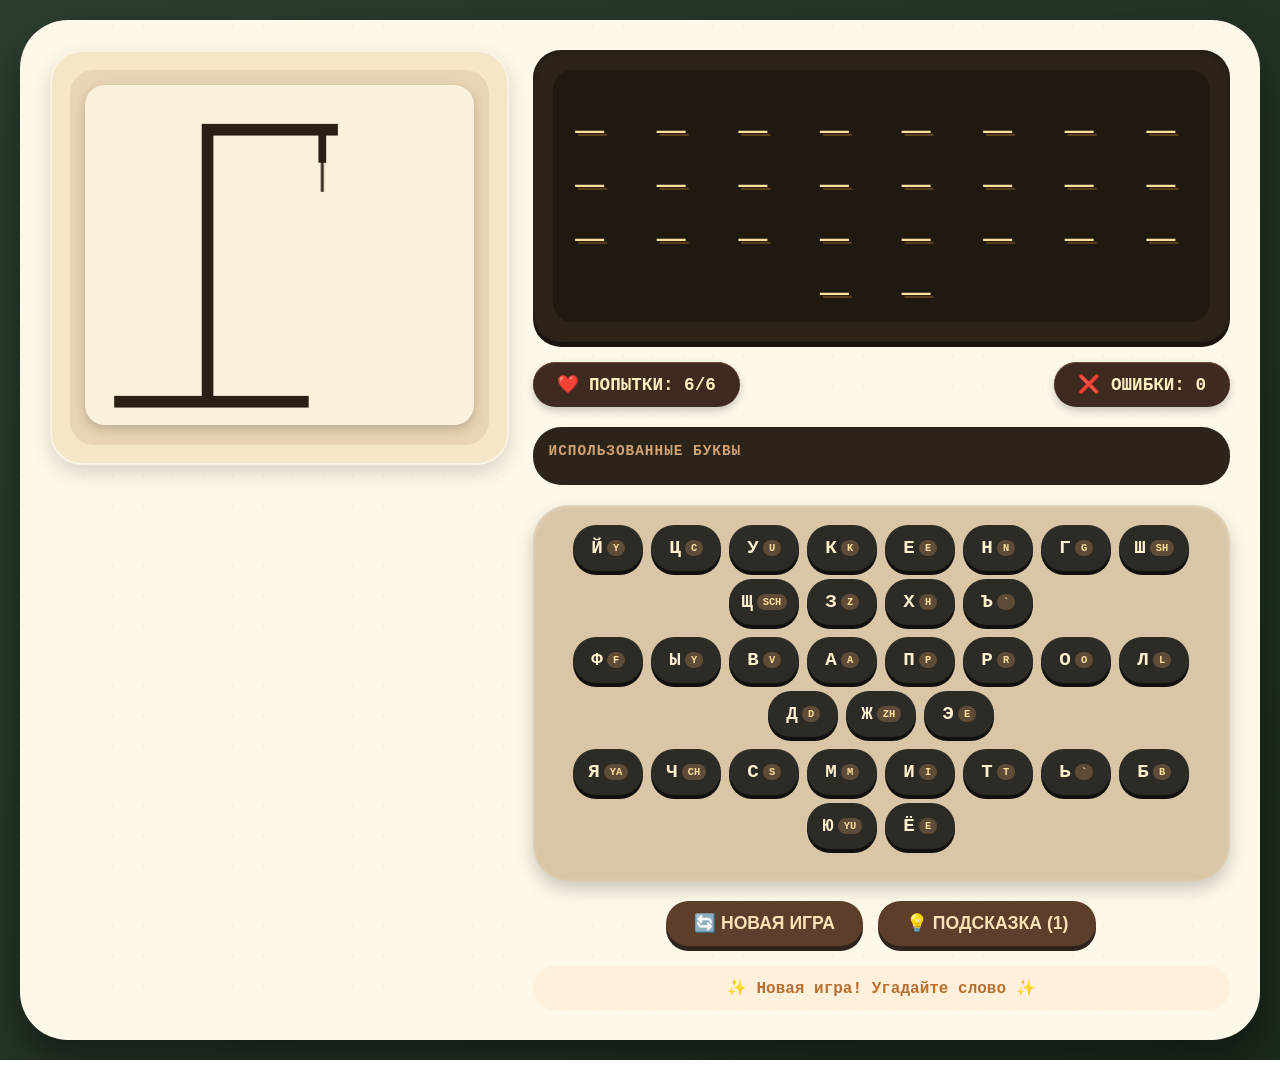
<file: HTML&CSS&JS/FifthLab/index.html>
<!DOCTYPE html>
<html lang="ru">
<head>
    <meta charset="UTF-8">
    <meta name="viewport" content="width=device-width, initial-scale=1.0, user-scalable=yes">
    <title>Виселица | Hangman Game</title>
    <link rel="stylesheet" href="style.css">
</head>
<body>
    <!-- Тело страницы будет полностью сгенерировано скриптом -->
    <script src="script.js"></script>
</body>
</html>
</file>
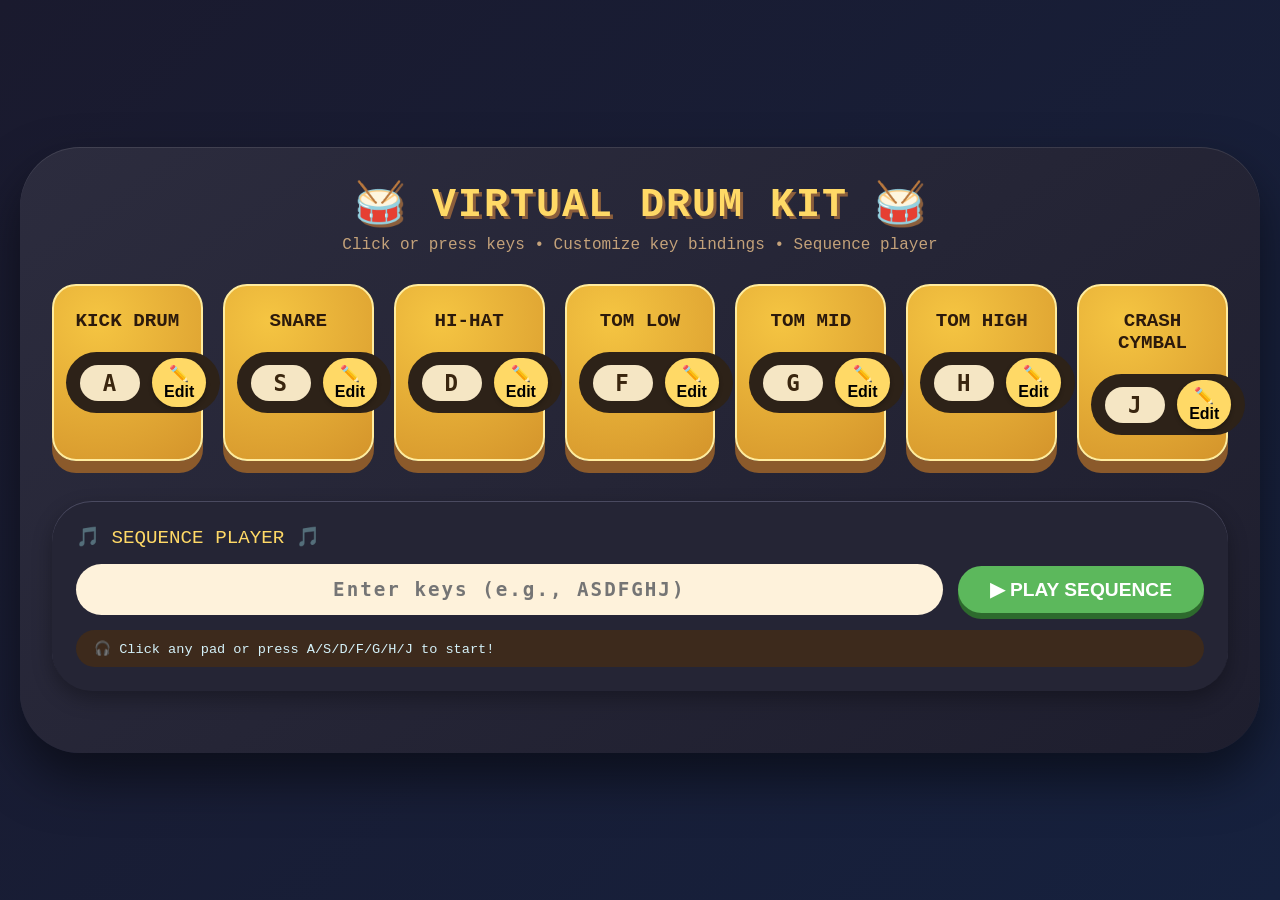
<file: HTML&CSS&JS/SixLab/index.html>
<!DOCTYPE html>
<html lang="en">
<head>
    <meta charset="UTF-8">
    <meta name="viewport" content="width=device-width, initial-scale=1.0, user-scalable=yes">
    <title>Virtual Drum Kit | Виртуальная ударная установка</title>
    <link rel="stylesheet" href="style.css">
</head>
<body>
    <script src="script.js"></script>
</body>
</html>
</file>
<file: HTML&CSS&JS/FifthLab/style.css>
* {
    margin: 0;
    padding: 0;
    box-sizing: border-box;
    user-select: none;
}

body {
    font-family: 'Segoe UI', 'Courier New', monospace;
    background: linear-gradient(135deg, #2c3e2f 0%, #1a2a1c 100%);
    min-height: 100vh;
    display: flex;
    justify-content: center;
    align-items: center;
    padding: 20px;
}

.game-container {
    max-width: 1300px;
    width: 100%;
    background: #fdf8e7;
    background-image: radial-gradient(circle at 10% 20%, rgba(210, 180, 140, 0.1) 2%, transparent 2.5%);
    background-size: 30px 30px;
    border-radius: 48px;
    box-shadow: 0 20px 40px rgba(0, 0, 0, 0.4), inset 0 1px 0 rgba(255, 255, 255, 0.5);
    padding: 20px;
}

@media (min-width: 768px) {
    .game-container {
        padding: 30px;
    }
}

.game-layout {
    display: flex;
    flex-direction: column;
    gap: 24px;
}

@media (min-width: 900px) {
    .game-layout {
        flex-direction: row;
        align-items: flex-start;
    }
}

/* Левая панель — виселица */
.gallows-panel {
    flex: 1.2;
    background: #f5e6c8;
    border-radius: 32px;
    padding: 20px;
    box-shadow: inset 0 0 0 2px #fff8, 0 8px 20px rgba(0, 0, 0, 0.15);
}

.canvas-wrapper {
    background: #e8d5b5;
    border-radius: 24px;
    padding: 15px;
    text-align: center;
}

canvas {
    background: #faf0dc;
    border-radius: 20px;
    width: 100%;
    height: auto;
    box-shadow: 0 4px 12px rgba(0, 0, 0, 0.2);
}

/* Правая панель — игра */
.game-panel {
    flex: 2;
    display: flex;
    flex-direction: column;
    gap: 20px;
}

/* Поле слова */
.word-area {
    background: #2c2418;
    border-radius: 28px;
    padding: 20px;
    text-align: center;
    box-shadow: inset 0 2px 5px rgba(0,0,0,0.3), 0 5px 0 #1a140e;
}

.word-display {
    font-family: 'Courier New', 'Fira Code', monospace;
    font-size: clamp(1.5rem, 7vw, 3rem);
    font-weight: 800;
    letter-spacing: 12px;
    color: #fadf9e;
    text-shadow: 3px 3px 0 #5a3e1b;
    word-break: break-word;
    background: #1f1910;
    padding: 18px;
    border-radius: 20px;
}

/* Статистика */
.stats {
    display: flex;
    justify-content: space-between;
    gap: 15px;
    flex-wrap: wrap;
}

.stats-card {
    background: #3e2a1f;
    border-radius: 60px;
    padding: 12px 24px;
    color: #ffefc0;
    font-weight: bold;
    font-size: 1.1rem;
    box-shadow: inset 0 1px 0 #6b4c33, 0 4px 8px rgba(0,0,0,0.2);
}

.used-letters {
    background: #2c2418;
    border-radius: 28px;
    padding: 16px;
}

.used-title {
    font-weight: bold;
    color: #d4a373;
    margin-bottom: 10px;
    font-size: 0.9rem;
    letter-spacing: 1px;
}

.used-badges {
    display: flex;
    flex-wrap: wrap;
    gap: 8px;
}

.badge {
    background: #5e3a2b;
    padding: 6px 14px;
    border-radius: 40px;
    color: #f5e2b0;
    font-weight: bold;
    font-size: 1rem;
}

.badge.mistake {
    background: #8b3a3a;
    color: #ffc9c9;
    text-decoration: line-through;
}

/* Клавиатура */
.keyboard {
    background: #d9c6a7;
    border-radius: 36px;
    padding: 20px;
    box-shadow: inset 0 1px 4px #fff6, 0 8px 18px rgba(0, 0, 0, 0.2);
}

.key-row {
    display: flex;
    justify-content: center;
    flex-wrap: wrap;
    margin-bottom: 12px;
    gap: 8px;
}

.key-btn {
    background: #2d2b26;
    border: none;
    color: #ffefcf;
    font-size: 1.2rem;
    font-weight: bold;
    padding: 12px 0;
    min-width: 52px;
    width: clamp(52px, 8vw, 70px);
    border-radius: 60px;
    cursor: pointer;
    transition: all 0.08s linear;
    box-shadow: 0 4px 0 #12100e;
    font-family: monospace;
    display: inline-flex;
    align-items: center;
    justify-content: center;
    gap: 4px;
}

.key-btn span.key-hint {
    font-size: 0.65rem;
    background: #5f4c38;
    padding: 2px 6px;
    border-radius: 30px;
    color: #ffde9c;
}

.key-btn:hover {
    background: #4f433a;
    transform: translateY(-2px);
    box-shadow: 0 6px 0 #12100e;
}

.key-btn:active {
    transform: translateY(2px);
    box-shadow: 0 2px 0 #12100e;
}

.key-btn.disabled, .key-btn:disabled {
    opacity: 0.5;
    transform: none;
    cursor: not-allowed;
    filter: grayscale(0.1);
    box-shadow: 0 4px 0 #12100e;
}

/* Кнопки управления */
.action-buttons {
    display: flex;
    gap: 15px;
    justify-content: center;
    flex-wrap: wrap;
}

.action-btn {
    background: #5c3e2b;
    border: none;
    padding: 12px 28px;
    border-radius: 80px;
    font-size: 1.1rem;
    font-weight: bold;
    color: #f9e2b7;
    cursor: pointer;
    transition: 0.1s linear;
    box-shadow: 0 5px 0 #2f241b;
}

.action-btn:hover {
    background: #7c563c;
    transform: translateY(-2px);
}

.action-btn:active {
    transform: translateY(3px);
    box-shadow: 0 2px 0 #2f241b;
}

/* Сообщения */
.message-area {
    text-align: center;
    font-weight: bold;
    font-size: 1rem;
    color: #b96f30;
    background: #fff0db;
    padding: 12px;
    border-radius: 60px;
}

/* Адаптивность */
@media (max-width: 600px) {
    .game-container {
        padding: 12px;
    }
    .key-btn {
        min-width: 44px;
        padding: 8px 0;
        font-size: 0.9rem;
    }
    .word-display {
        letter-spacing: 6px;
        font-size: 1.4rem;
    }
    .stats-card {
        font-size: 0.8rem;
        padding: 8px 16px;
    }
}
</file>
<file: HTML&CSS&JS/SixLab/style.css>
* {
    margin: 0;
    padding: 0;
    box-sizing: border-box;
    user-select: none;
}

body {
    font-family: 'Segoe UI', 'Poppins', 'Courier New', monospace;
    background: linear-gradient(135deg, #1a1a2e 0%, #16213e 100%);
    min-height: 100vh;
    display: flex;
    justify-content: center;
    align-items: center;
    padding: 20px;
}

/* Главный контейнер */
.drum-kit {
    max-width: 1400px;
    width: 100%;
    background: linear-gradient(145deg, #2c2c3e, #1e1e2e);
    border-radius: 60px;
    box-shadow: 0 25px 50px rgba(0, 0, 0, 0.5), inset 0 1px 0 rgba(255, 255, 255, 0.1);
    padding: 24px;
}

@media (min-width: 768px) {
    .drum-kit {
        padding: 32px;
    }
}

h1 {
    text-align: center;
    color: #ffd966;
    font-size: clamp(1.5rem, 5vw, 2.5rem);
    margin-bottom: 8px;
    text-shadow: 3px 3px 0 #8b5e3c;
    letter-spacing: 2px;
}

.subtitle {
    text-align: center;
    color: #c4a27a;
    margin-bottom: 30px;
    font-size: clamp(0.8rem, 3vw, 1rem);
}

/* Сетка барабанов */
.drum-pads {
    display: grid;
    grid-template-columns: repeat(auto-fit, minmax(130px, 1fr));
    gap: 20px;
    margin-bottom: 40px;
}

@media (min-width: 768px) and (max-width: 1024px) {
    .drum-pads {
        grid-template-columns: repeat(2, 1fr);
    }
}

@media (max-width: 767px) {
    .drum-pads {
        grid-template-columns: 1fr;
        gap: 16px;
    }
}

.drum-pad {
    background: radial-gradient(circle at 30% 20%, #f5c542, #d4942b);
    border-radius: 24px;
    padding: 24px 12px;
    text-align: center;
    cursor: pointer;
    box-shadow: 0 12px 0 #8b5a2b;
    transition: all 0.05s linear;
    position: relative;
    border: 2px solid #ffec9e;
}

.drum-pad:hover {
    transform: translateY(-4px);
    box-shadow: 0 16px 0 #8b5a2b;
    background: radial-gradient(circle at 30% 20%, #ffdb6e, #e8a43c);
}

.drum-pad.active {
    transform: translateY(6px);
    box-shadow: 0 6px 0 #8b5a2b;
    background: radial-gradient(circle at 30% 20%, #ffaa33, #cc7a1a);
}

.drum-name {
    font-size: 1.2rem;
    font-weight: bold;
    color: #2c1a0c;
    margin-bottom: 12px;
    text-transform: uppercase;
}

.key-badge {
    display: inline-flex;
    align-items: center;
    gap: 12px;
    background: #2d2218;
    padding: 6px 14px;
    border-radius: 60px;
    margin-top: 8px;
}

.key-label {
    font-family: monospace;
    font-size: 1.4rem;
    font-weight: bold;
    background: #f5e6c4;
    padding: 5px 14px;
    border-radius: 30px;
    color: #3a260f;
    min-width: 60px;
    letter-spacing: 1px;
}

.edit-btn {
    background: #ffd966;
    border: none;
    font-size: 1rem;
    padding: 6px 12px;
    border-radius: 40px;
    cursor: pointer;
    font-weight: bold;
    transition: 0.1s;
    box-shadow: 0 2px 4px rgba(0,0,0,0.3);
}

.edit-btn:hover {
    background: #ffed9e;
    transform: scale(1.03);
}

.edit-btn:active {
    transform: scale(0.98);
}

/* Секция последовательности */
.sequence-section {
    background: #252535;
    border-radius: 40px;
    padding: 24px;
    margin-bottom: 30px;
    box-shadow: inset 0 1px 0 #4a4a60, 0 8px 20px rgba(0, 0, 0, 0.3);
}

.sequence-title {
    color: #ffd966;
    margin-bottom: 15px;
    font-size: 1.2rem;
}

.sequence-controls {
    display: flex;
    flex-wrap: wrap;
    gap: 15px;
    align-items: center;
    margin-bottom: 15px;
}

.sequence-input {
    flex: 3;
    min-width: 180px;
    padding: 14px 20px;
    font-size: 1.2rem;
    font-family: monospace;
    background: #fef2db;
    border: none;
    border-radius: 60px;
    outline: none;
    font-weight: bold;
    text-align: center;
    letter-spacing: 2px;
}

.sequence-input:focus {
    box-shadow: 0 0 0 3px #ffb347;
}

.play-btn {
    background: #5cb85c;
    border: none;
    padding: 12px 32px;
    border-radius: 60px;
    font-size: 1.2rem;
    font-weight: bold;
    color: white;
    cursor: pointer;
    transition: 0.1s;
    box-shadow: 0 6px 0 #2d6a2d;
}

.play-btn:hover {
    background: #6fcf6f;
    transform: translateY(-2px);
}

.play-btn:active {
    transform: translateY(3px);
    box-shadow: 0 2px 0 #2d6a2d;
}

.play-btn.disabled {
    opacity: 0.5;
    transform: none;
    cursor: not-allowed;
    box-shadow: 0 6px 0 #2d6a2d;
}

.status-message {
    background: #3d2a1c;
    padding: 10px 18px;
    border-radius: 60px;
    font-size: 0.85rem;
    color: #ffcf9a;
}

/* Модальное окно для редактирования (кастомное поле ввода) */
.edit-overlay {
    position: fixed;
    top: 0;
    left: 0;
    width: 100%;
    height: 100%;
    background: rgba(0,0,0,0.7);
    display: flex;
    justify-content: center;
    align-items: center;
    z-index: 1000;
}

.edit-modal {
    background: #2d2d3f;
    padding: 30px;
    border-radius: 48px;
    text-align: center;
    width: 90%;
    max-width: 400px;
    box-shadow: 0 20px 40px rgba(0,0,0,0.5);
    border: 1px solid #ffd966;
}

.edit-modal h3 {
    color: #ffd966;
    margin-bottom: 20px;
}

.edit-modal input {
    width: 100%;
    padding: 15px;
    font-size: 1.5rem;
    text-align: center;
    font-family: monospace;
    letter-spacing: 2px;
    border-radius: 60px;
    border: none;
    background: #fef2db;
    margin-bottom: 20px;
}

.edit-modal button {
    background: #ffb347;
    border: none;
    padding: 10px 24px;
    border-radius: 40px;
    font-weight: bold;
    cursor: pointer;
}

.edit-modal button:hover {
    background: #ffcc66;
}

/* Адаптивность */
@media (max-width: 480px) {
    .drum-pad {
        padding: 16px 8px;
    }
    .drum-name {
        font-size: 0.9rem;
    }
    .key-label {
        font-size: 1rem;
        padding: 3px 10px;
    }
    .sequence-input {
        font-size: 0.9rem;
        padding: 10px 14px;
    }
}
</file>
